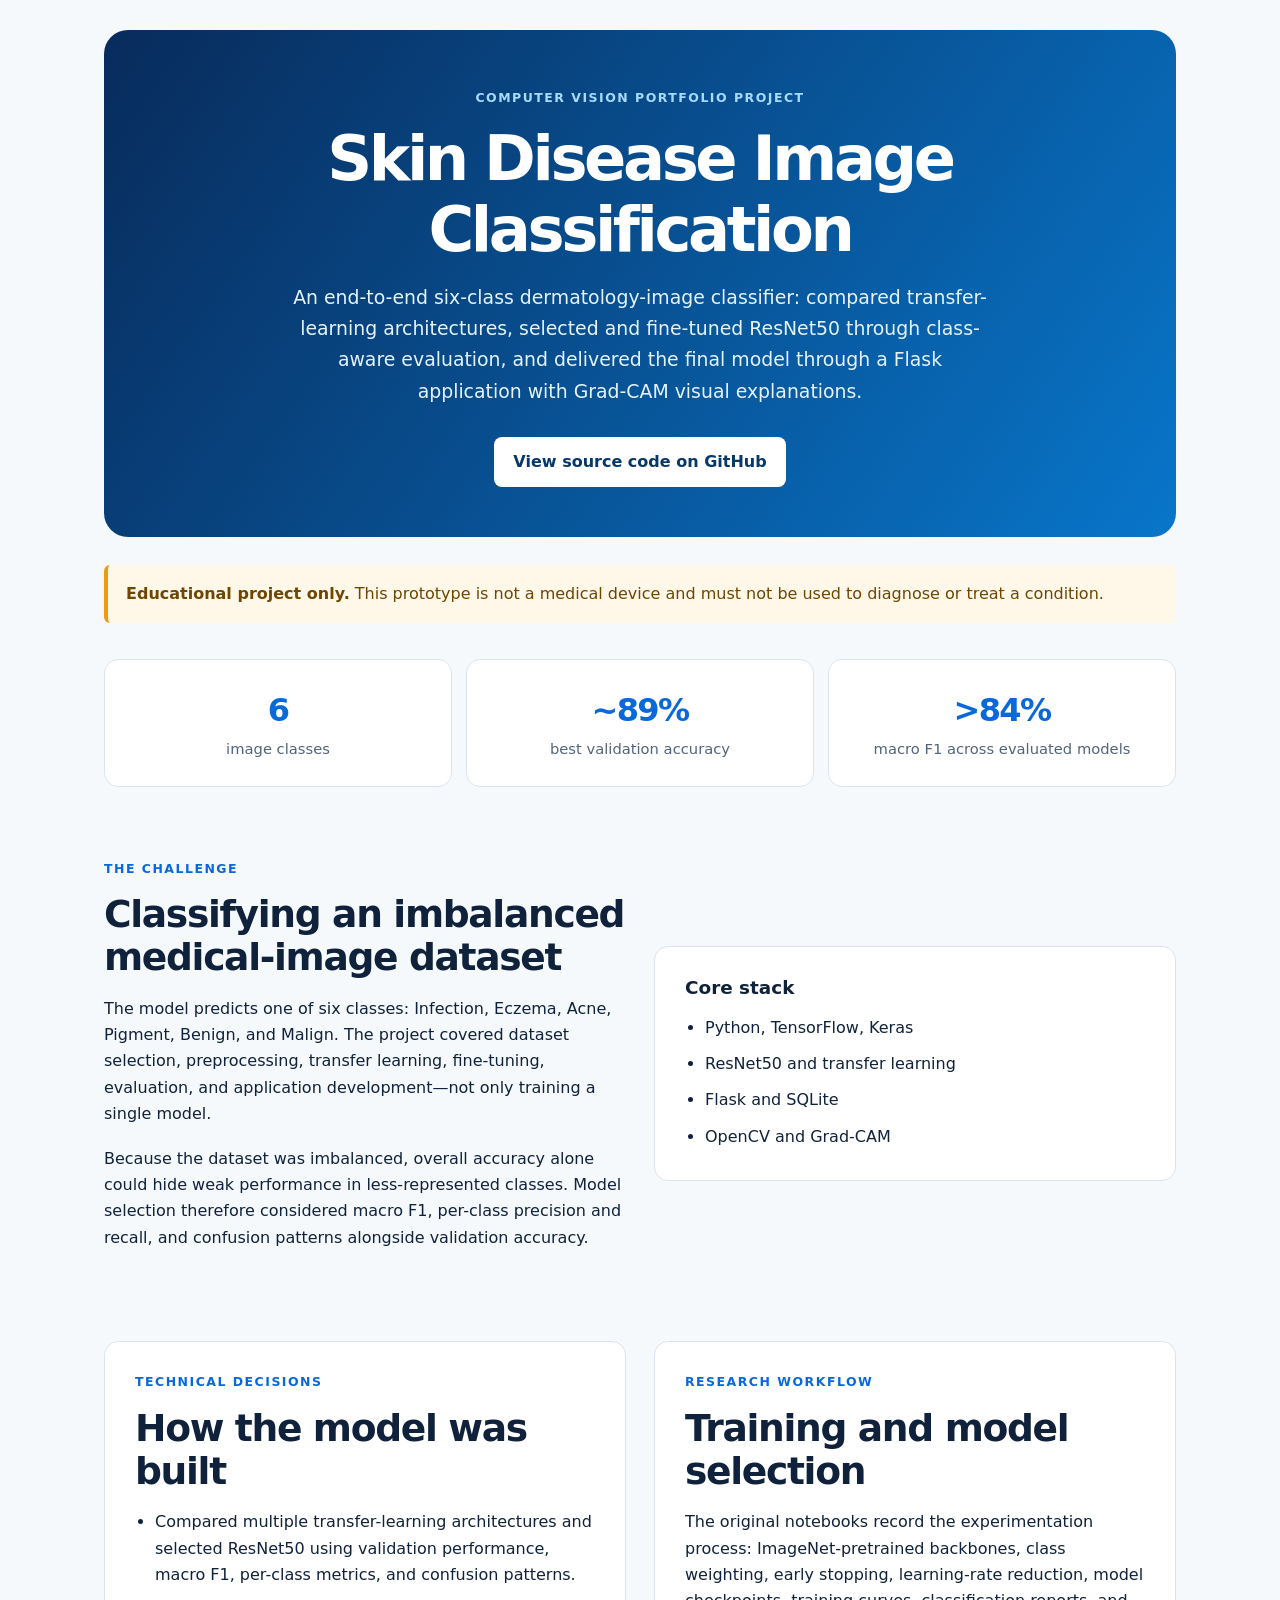
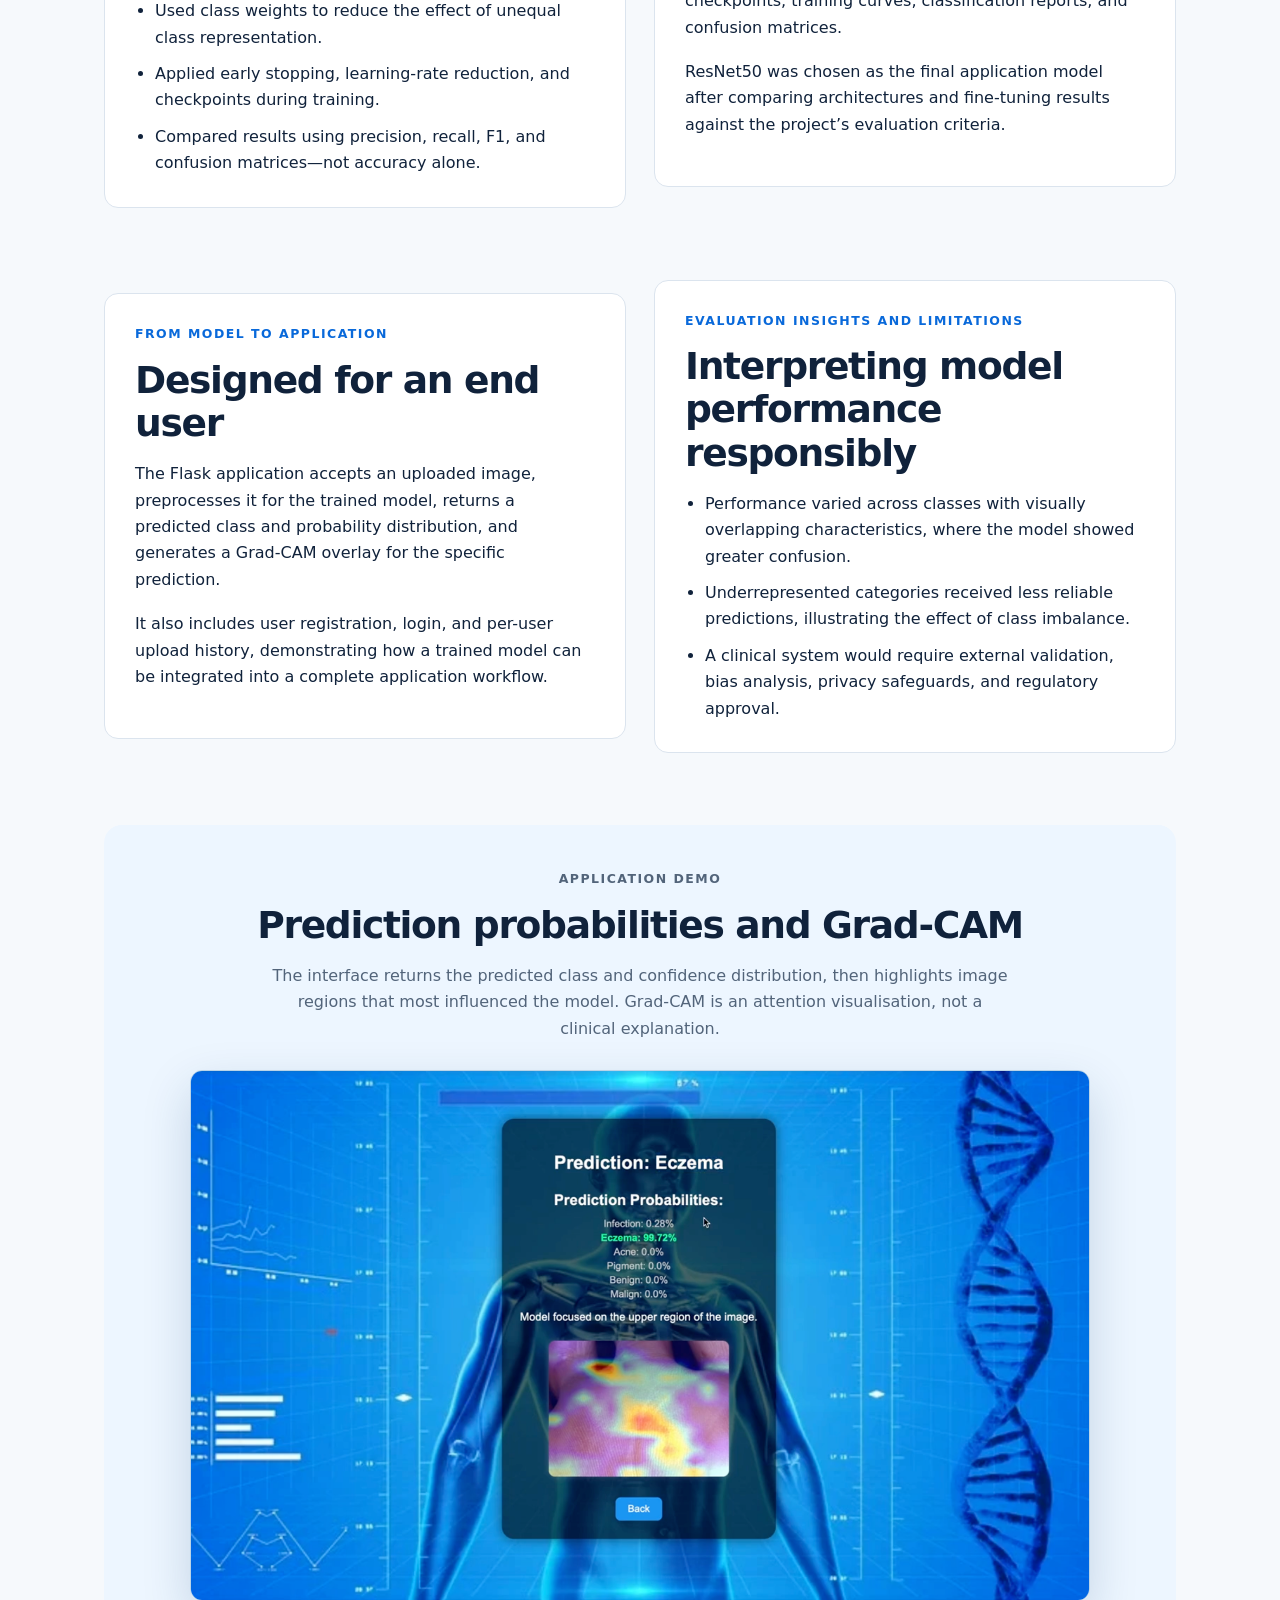
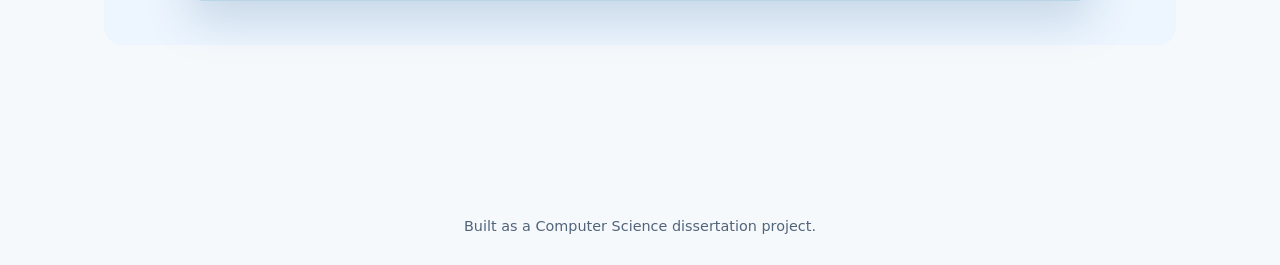
<file: site/index.html>
<!doctype html>
<html lang="en">
  <head>
    <meta charset="utf-8">
    <meta name="viewport" content="width=device-width, initial-scale=1">
    <meta name="description" content="A computer-vision portfolio project for skin-condition image classification using ResNet50 transfer learning.">
    <title>Skin Disease Image Classification | Portfolio Project</title>
    <link rel="stylesheet" href="styles.css">
  </head>
  <body>
    <main>
      <section class="hero">
        <p class="eyebrow">Computer Vision Portfolio Project</p>
        <h1>Skin Disease Image Classification</h1>
        <p class="lede">An end-to-end six-class dermatology-image classifier: compared transfer-learning architectures, selected and fine-tuned ResNet50 through class-aware evaluation, and delivered the final model through a Flask application with Grad-CAM visual explanations.</p>
        <div class="actions">
          <a class="button primary" href="https://github.com/Giannis-Patram/skin-disease-image-classification" target="_blank" rel="noopener noreferrer">View source code on GitHub</a>
        </div>
      </section>

      <section class="notice">
        <strong>Educational project only.</strong> This prototype is not a medical device and must not be used to diagnose or treat a condition.
      </section>

      <section class="metrics" aria-label="Key project metrics">
        <article><strong>6</strong><span>image classes</span></article>
        <article><strong>~89%</strong><span>best validation accuracy</span></article>
        <article><strong>&gt;84%</strong><span>macro F1 across evaluated models</span></article>
      </section>

      <section class="grid overview">
        <div>
          <p class="eyebrow">The challenge</p>
          <h2>Classifying an imbalanced medical-image dataset</h2>
          <p>The model predicts one of six classes: Infection, Eczema, Acne, Pigment, Benign, and Malign. The project covered dataset selection, preprocessing, transfer learning, fine-tuning, evaluation, and application development—not only training a single model.</p>
          <p>Because the dataset was imbalanced, overall accuracy alone could hide weak performance in less-represented classes. Model selection therefore considered macro F1, per-class precision and recall, and confusion patterns alongside validation accuracy.</p>
        </div>
        <div class="card">
          <h3>Core stack</h3>
          <ul>
            <li>Python, TensorFlow, Keras</li>
            <li>ResNet50 and transfer learning</li>
            <li>Flask and SQLite</li>
            <li>OpenCV and Grad-CAM</li>
          </ul>
        </div>
      </section>

      <section class="grid">
        <article class="card">
          <p class="eyebrow">Technical decisions</p>
          <h2>How the model was built</h2>
          <ul>
            <li>Compared multiple transfer-learning architectures and selected ResNet50 using validation performance, macro F1, per-class metrics, and confusion patterns.</li>
            <li>Used class weights to reduce the effect of unequal class representation.</li>
            <li>Applied early stopping, learning-rate reduction, and checkpoints during training.</li>
            <li>Compared results using precision, recall, F1, and confusion matrices—not accuracy alone.</li>
          </ul>
        </article>
        <article class="card">
          <p class="eyebrow">Research workflow</p>
          <h2>Training and model selection</h2>
          <p>The original notebooks record the experimentation process: ImageNet-pretrained backbones, class weighting, early stopping, learning-rate reduction, model checkpoints, training curves, classification reports, and confusion matrices.</p>
          <p>ResNet50 was chosen as the final application model after comparing architectures and fine-tuning results against the project’s evaluation criteria.</p>
        </article>
      </section>

      <section class="grid overview">
        <div class="card">
          <p class="eyebrow">From model to application</p>
          <h2>Designed for an end user</h2>
          <p>The Flask application accepts an uploaded image, preprocesses it for the trained model, returns a predicted class and probability distribution, and generates a Grad-CAM overlay for the specific prediction.</p>
          <p>It also includes user registration, login, and per-user upload history, demonstrating how a trained model can be integrated into a complete application workflow.</p>
        </div>
        <div class="card">
          <p class="eyebrow">Evaluation insights and limitations</p>
          <h2>Interpreting model performance responsibly</h2>
          <ul>
            <li>Performance varied across classes with visually overlapping characteristics, where the model showed greater confusion.</li>
            <li>Underrepresented categories received less reliable predictions, illustrating the effect of class imbalance.</li>
            <li>A clinical system would require external validation, bias analysis, privacy safeguards, and regulatory approval.</li>
          </ul>
        </div>
      </section>

      <section class="demo">
        <p class="eyebrow">Application demo</p>
        <h2>Prediction probabilities and Grad-CAM</h2>
        <p>The interface returns the predicted class and confidence distribution, then highlights image regions that most influenced the model. Grad-CAM is an attention visualisation, not a clinical explanation.</p>
        <img src="assets/prediction-result.png" alt="App screen showing an eczema prediction, class probabilities, and a Grad-CAM image">
      </section>
    </main>
    <footer>Built as a Computer Science dissertation project.</footer>
  </body>
</html>
</file>
<file: site/styles.css>
:root {
  --ink: #10223b;
  --muted: #52647a;
  --line: #dbe4ee;
  --surface: #ffffff;
  --blue: #0969da;
  --blue-dark: #064f9e;
  --blue-pale: #edf6ff;
  --green: #047857;
}

* { box-sizing: border-box; }

body {
  margin: 0;
  color: var(--ink);
  background: #f6f9fc;
  font: 16px/1.65 Inter, ui-sans-serif, system-ui, -apple-system, BlinkMacSystemFont, "Segoe UI", sans-serif;
}

main { max-width: 1120px; margin: auto; padding: 30px 24px 72px; }

.hero {
  padding: 58px 48px 50px;
  text-align: center;
  color: white;
  background: linear-gradient(125deg, #082b5b, #0876ca);
  border-radius: 24px;
}

h1, h2, h3 { line-height: 1.15; margin: 0 0 16px; }
h1 { font-size: clamp(2.25rem, 5vw, 3.9rem); letter-spacing: -0.055em; }
h2 { font-size: clamp(1.65rem, 3vw, 2.35rem); letter-spacing: -0.035em; }
h3 { font-size: 1.15rem; }
p { margin: 0 0 18px; }

.eyebrow { margin-bottom: 14px; color: var(--blue); font-size: .78rem; font-weight: 800; letter-spacing: .12em; text-transform: uppercase; }
.hero .eyebrow { color: #a7daff; }
.lede { max-width: 700px; margin: 0 auto 30px; font-size: 1.18rem; color: #e4f3ff; }
.actions { display: flex; justify-content: center; flex-wrap: wrap; gap: 12px; }
.button { display: inline-block; padding: 11px 18px; border: 1px solid transparent; border-radius: 8px; color: inherit; font-weight: 750; text-decoration: none; }
.primary { color: #073869; background: white; }
.secondary { border-color: #99cff2; color: white; }
.button:hover { transform: translateY(-1px); }

.notice { margin: 28px 0; padding: 16px 18px; border-left: 4px solid #ed9b16; background: #fff8e9; color: #6d4600; border-radius: 6px; }
.metrics { display: grid; grid-template-columns: repeat(3, 1fr); gap: 14px; margin: 36px 0 72px; }
.metrics article { padding: 24px 20px; text-align: center; background: var(--surface); border: 1px solid var(--line); border-radius: 14px; }
.metrics strong { display: block; color: var(--blue); font-size: 2rem; letter-spacing: -.05em; }
.metrics span { display: block; color: var(--muted); font-size: .92rem; }

.grid { display: grid; grid-template-columns: repeat(2, 1fr); gap: 28px; margin: 72px 0; align-items: start; }
.overview { align-items: center; }
.card { padding: 30px; background: var(--surface); border: 1px solid var(--line); border-radius: 14px; }
ul { margin: 0; padding-left: 20px; }
li + li { margin-top: 10px; }
.demo { margin: 72px 0; padding: 44px; text-align: center; background: var(--blue-pale); border-radius: 18px; }
.demo p { max-width: 740px; margin-left: auto; margin-right: auto; color: var(--muted); }
.demo img { display: block; width: 100%; max-width: 900px; margin: 28px auto 0; border: 1px solid #bad4e8; border-radius: 12px; box-shadow: 0 18px 48px rgba(11, 63, 112, .18); }
footer { padding: 26px; color: var(--muted); text-align: center; font-size: .9rem; }

@media (max-width: 650px) {
  main { padding: 16px 14px 40px; }
  .hero { padding: 50px 22px 42px; border-radius: 16px; }
  .metrics, .grid { grid-template-columns: 1fr; }
  .metrics { margin-bottom: 42px; }
  .grid, .demo { margin: 42px 0; }
  .demo, .card { padding: 25px 20px; }
}
</file>
